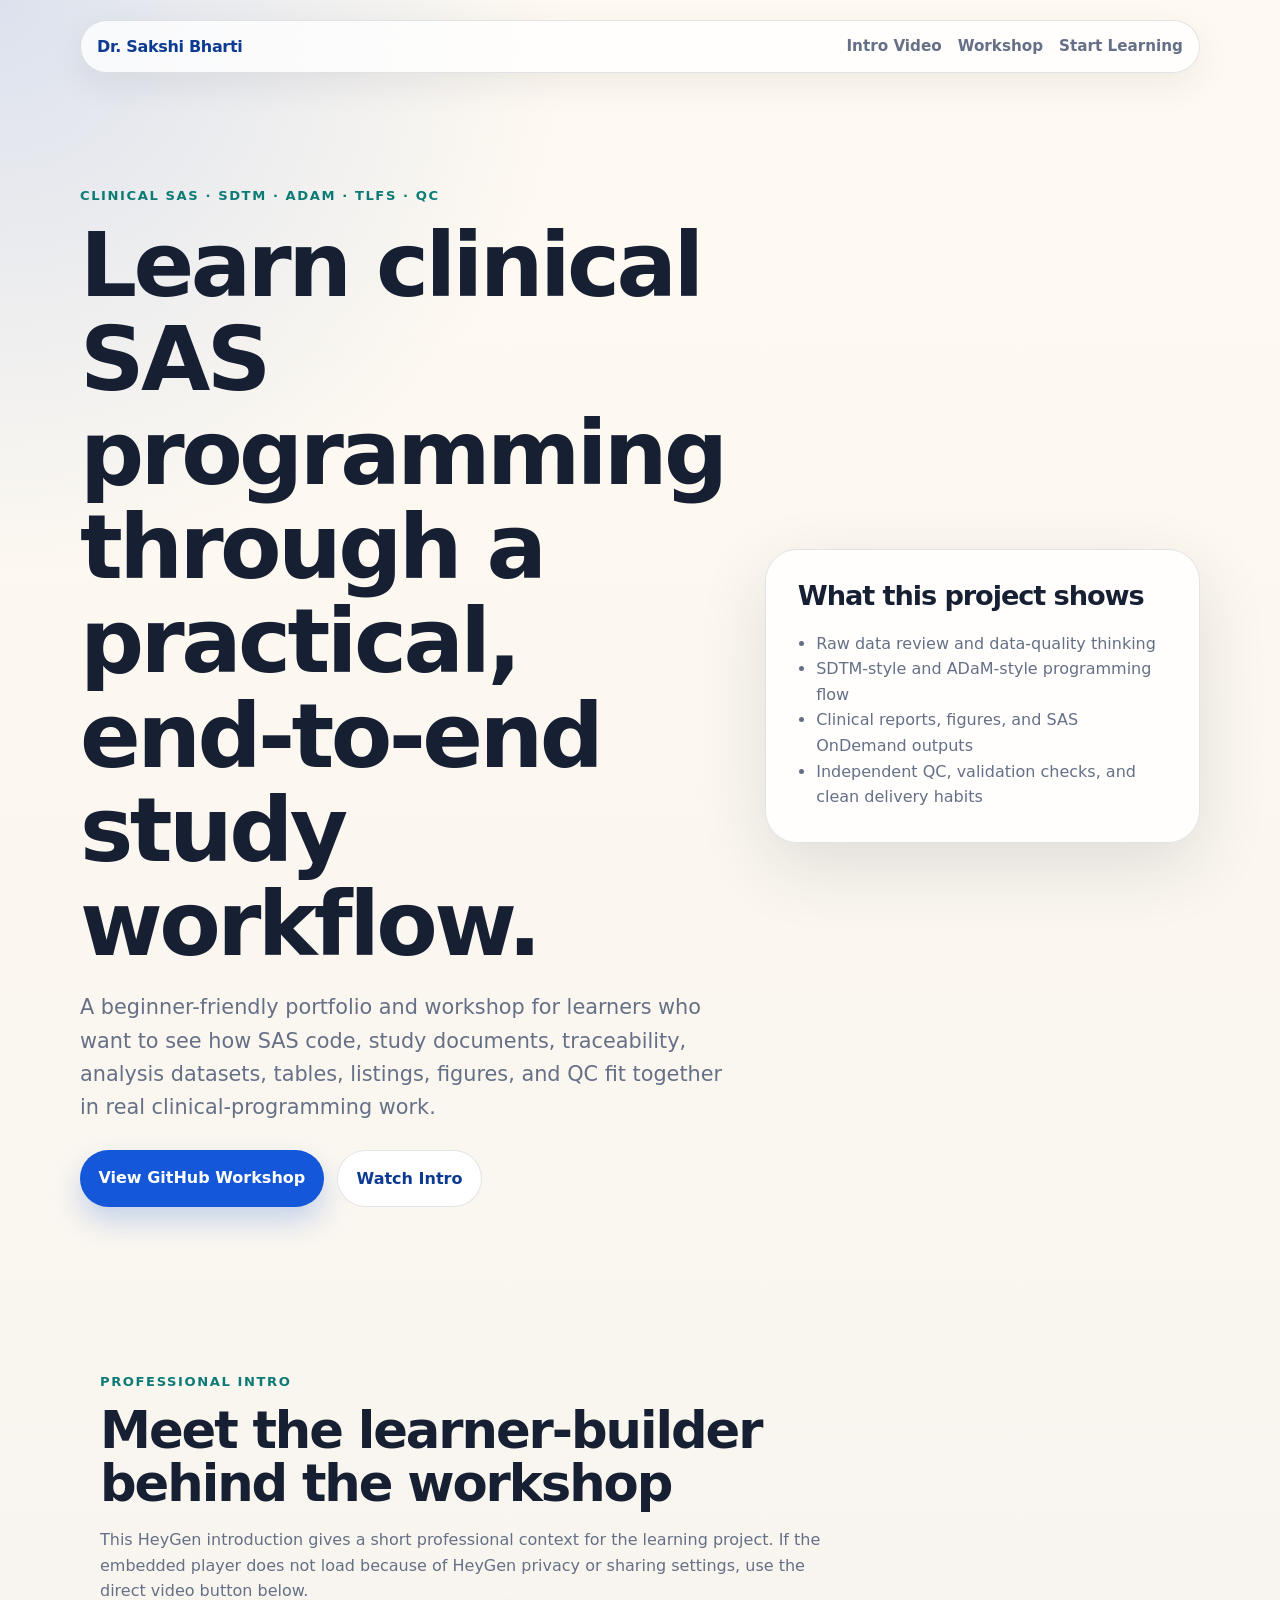
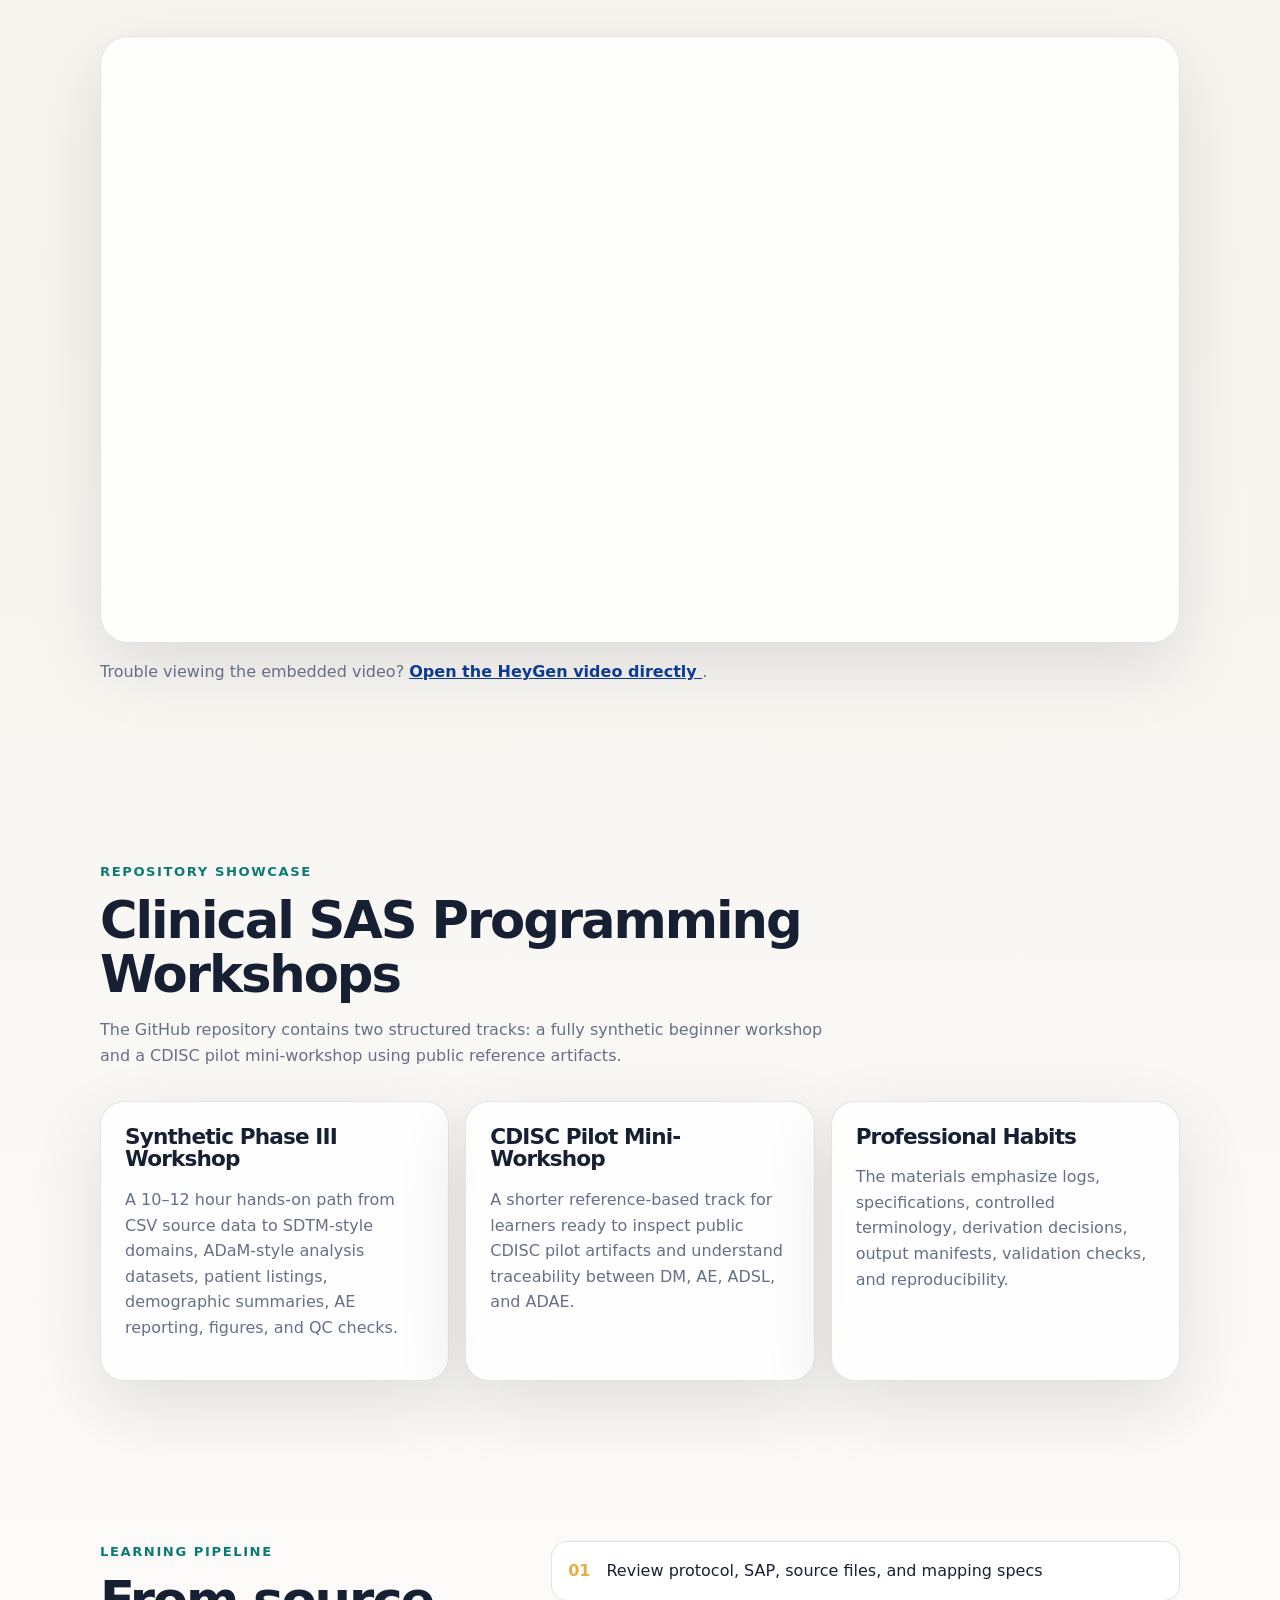
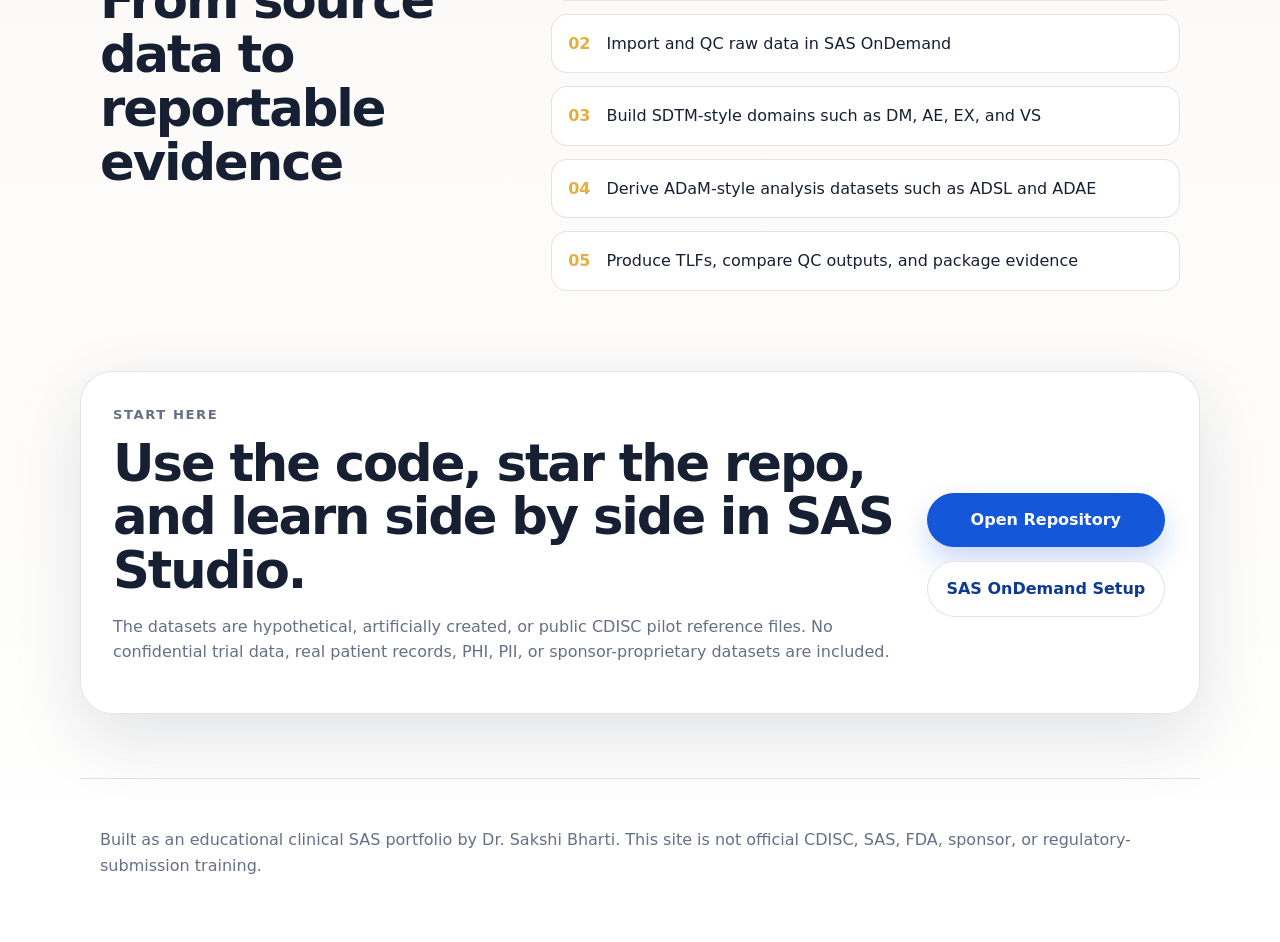
<file: docs/index.html>
<!doctype html>
<html lang="en">
  <head>
    <meta charset="utf-8">
    <meta name="viewport" content="width=device-width, initial-scale=1">
    <meta
      name="description"
      content="Dr. Sakshi Bharti's clinical SAS programming portfolio and hands-on GitHub workshop for SAS OnDemand learners."
    >
    <title>Dr. Sakshi Bharti | Clinical SAS Programming Workshop</title>
    <link rel="stylesheet" href="site.css">
  </head>
  <body>
    <header class="hero">
      <nav class="nav" aria-label="Primary navigation">
        <a class="brand" href="#top" aria-label="Home">Dr. Sakshi Bharti</a>
        <div class="nav-links">
          <a href="#video">Intro Video</a>
          <a href="#workshop">Workshop</a>
          <a href="#start">Start Learning</a>
        </div>
      </nav>

      <section id="top" class="hero-grid">
        <div class="hero-copy">
          <p class="eyebrow">Clinical SAS · SDTM · ADaM · TLFs · QC</p>
          <h1>Learn clinical SAS programming through a practical, end-to-end study workflow.</h1>
          <p class="lead">
            A beginner-friendly portfolio and workshop for learners who want to see how SAS code,
            study documents, traceability, analysis datasets, tables, listings, figures, and QC
            fit together in real clinical-programming work.
          </p>
          <div class="actions">
            <a class="button primary" href="https://github.com/sakshianil/SAS-workshop-material">
              View GitHub Workshop
            </a>
            <a class="button secondary" href="#video">Watch Intro</a>
          </div>
        </div>

        <aside class="hero-card" aria-label="Workshop highlights">
          <h2>What this project shows</h2>
          <ul>
            <li>Raw data review and data-quality thinking</li>
            <li>SDTM-style and ADaM-style programming flow</li>
            <li>Clinical reports, figures, and SAS OnDemand outputs</li>
            <li>Independent QC, validation checks, and clean delivery habits</li>
          </ul>
        </aside>
      </section>
    </header>

    <main>
      <section id="video" class="section video-section">
        <div class="section-heading">
          <p class="eyebrow">Professional intro</p>
          <h2>Meet the learner-builder behind the workshop</h2>
          <p>
            This HeyGen introduction gives a short professional context for the learning project.
            If the embedded player does not load because of HeyGen privacy or sharing settings,
            use the direct video button below.
          </p>
        </div>

        <div class="video-card">
          <iframe
            src="https://app.heygen.com/videos/dr-sakshi-bharti-professional-intro-2ac98ddf780a4589b40dc6e6e346e0ce"
            title="Dr. Sakshi Bharti professional intro video on HeyGen"
            loading="lazy"
            allow="autoplay; clipboard-write; encrypted-media; fullscreen; picture-in-picture"
            allowfullscreen>
          </iframe>
        </div>

        <p class="video-fallback">
          Trouble viewing the embedded video?
          <a href="https://app.heygen.com/videos/dr-sakshi-bharti-professional-intro-2ac98ddf780a4589b40dc6e6e346e0ce">
            Open the HeyGen video directly
          </a>.
        </p>
      </section>

      <section id="workshop" class="section">
        <div class="section-heading">
          <p class="eyebrow">Repository showcase</p>
          <h2>Clinical SAS Programming Workshops</h2>
          <p>
            The GitHub repository contains two structured tracks: a fully synthetic beginner
            workshop and a CDISC pilot mini-workshop using public reference artifacts.
          </p>
        </div>

        <div class="cards">
          <article class="card">
            <h3>Synthetic Phase III Workshop</h3>
            <p>
              A 10–12 hour hands-on path from CSV source data to SDTM-style domains,
              ADaM-style analysis datasets, patient listings, demographic summaries,
              AE reporting, figures, and QC checks.
            </p>
          </article>
          <article class="card">
            <h3>CDISC Pilot Mini-Workshop</h3>
            <p>
              A shorter reference-based track for learners ready to inspect public CDISC
              pilot artifacts and understand traceability between DM, AE, ADSL, and ADAE.
            </p>
          </article>
          <article class="card">
            <h3>Professional Habits</h3>
            <p>
              The materials emphasize logs, specifications, controlled terminology,
              derivation decisions, output manifests, validation checks, and reproducibility.
            </p>
          </article>
        </div>
      </section>

      <section class="section pipeline" aria-labelledby="pipeline-title">
        <div>
          <p class="eyebrow">Learning pipeline</p>
          <h2 id="pipeline-title">From source data to reportable evidence</h2>
        </div>
        <ol class="steps">
          <li><span>01</span> Review protocol, SAP, source files, and mapping specs</li>
          <li><span>02</span> Import and QC raw data in SAS OnDemand</li>
          <li><span>03</span> Build SDTM-style domains such as DM, AE, EX, and VS</li>
          <li><span>04</span> Derive ADaM-style analysis datasets such as ADSL and ADAE</li>
          <li><span>05</span> Produce TLFs, compare QC outputs, and package evidence</li>
        </ol>
      </section>

      <section id="start" class="section start-panel">
        <div>
          <p class="eyebrow">Start here</p>
          <h2>Use the code, star the repo, and learn side by side in SAS Studio.</h2>
          <p>
            The datasets are hypothetical, artificially created, or public CDISC pilot
            reference files. No confidential trial data, real patient records, PHI, PII,
            or sponsor-proprietary datasets are included.
          </p>
        </div>
        <div class="actions vertical">
          <a class="button primary" href="https://github.com/sakshianil/SAS-workshop-material">
            Open Repository
          </a>
          <a class="button secondary" href="https://github.com/sakshianil/SAS-workshop-material#quick-start-with-sas-ondemand">
            SAS OnDemand Setup
          </a>
        </div>
      </section>
    </main>

    <footer class="footer">
      <p>
        Built as an educational clinical SAS portfolio by Dr. Sakshi Bharti.
        This site is not official CDISC, SAS, FDA, sponsor, or regulatory-submission training.
      </p>
    </footer>
  </body>
</html>
</file>
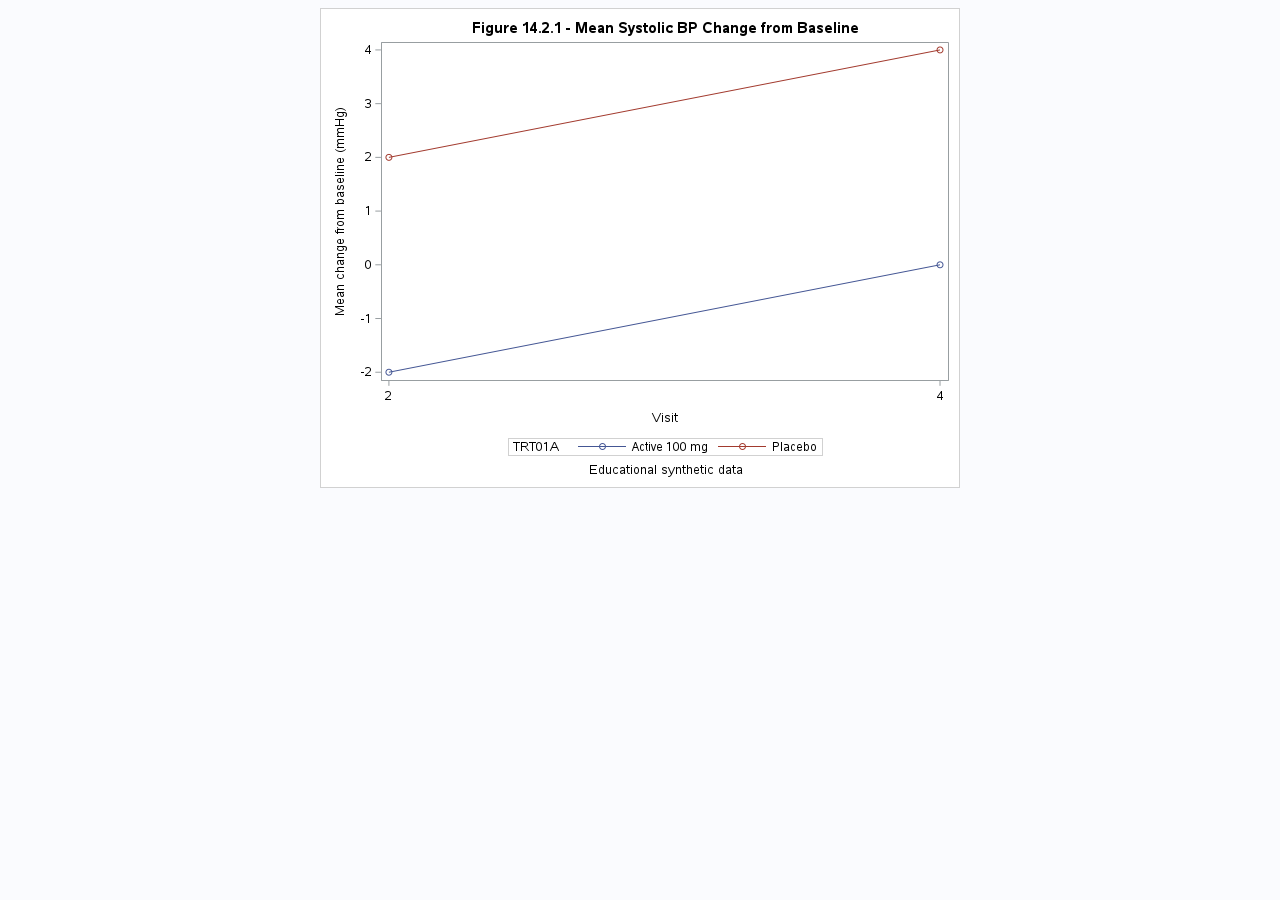
<file: outputs/clinical-sas-workshop/2026-06-19-sas-ondemand/table_14_3_1_and_figure.html>
<!DOCTYPE html PUBLIC "-//W3C//DTD HTML 4.01 Transitional//EN">
<html>
<head>
<meta name="Generator" content="SAS Software Version 9.4, see www.sas.com">
<meta http-equiv="Content-type" content="text/html; charset=utf-8">
<title>SAS Output</title>
<style type="text/css">
<!--
.accessiblecaption
{
  background-color: #FAFBFE;
  color: #112277;
  font-family: Arial, 'Albany AMT', Helvetica, Helv;
  font-size: x-small;
  font-style: normal;
  font-weight: bold;
}
.activelink
{
  color: #800080;
}
.aftercaption
{
  background-color: #FAFBFE;
  border-spacing: 0px;
  color: #112277;
  font-family: Arial, 'Albany AMT', Helvetica, Helv;
  font-size: x-small;
  font-style: normal;
  font-weight: bold;
  padding-top: 4pt;
}
.batch
{
  background-color: #FAFBFE;
  border: 1px solid #C1C1C1;
  border-collapse: separate;
  border-spacing: 1px;
  color: #000000;
  font-family: 'SAS Monospace', 'Courier New', Courier, monospace;
  font-size: x-small;
  font-style: normal;
  font-weight: normal;
  padding: 7px;
}
.beforecaption
{
  background-color: #FAFBFE;
  border-spacing: 0px;
  color: #112277;
  font-family: Arial, 'Albany AMT', Helvetica, Helv;
  font-size: x-small;
  font-style: normal;
  font-weight: bold;
}
.body
{
  background-color: #FAFBFE;
  color: #000000;
  font-family: Arial, 'Albany AMT', Helvetica, Helv;
  font-size: x-small;
  font-style: normal;
  font-weight: normal;
  margin-left: 8px;
  margin-right: 8px;
}
.bodydate
{
  background-color: #FAFBFE;
  border-spacing: 0px;
  color: #000000;
  font-family: Arial, 'Albany AMT', Helvetica, Helv;
  font-size: x-small;
  font-style: normal;
  font-weight: normal;
  text-align: right;
  vertical-align: top;
  width: 100%;
}
.bycontentfolder
{
  color: #000000;
  font-family: Arial, 'Albany AMT', Helvetica, Helv;
  font-size: x-small;
  font-style: normal;
  font-weight: normal;
  list-style-type: none;
  margin-left: 6pt;
}
.byline
{
  background-color: #FAFBFE;
  border-spacing: 0px;
  color: #112277;
  font-family: Arial, 'Albany AMT', Helvetica, Helv;
  font-size: x-small;
  font-style: normal;
  font-weight: bold;
}
.bylinecontainer
{
  background-color: #FAFBFE;
  border: 0px solid #000000;
  border-spacing: 1px;
  color: #000000;
  font-family: Arial, 'Albany AMT', Helvetica, Helv;
  font-size: x-small;
  font-style: normal;
  font-weight: normal;
  width: 100%;
}
.caption
{
  background-color: #FAFBFE;
  border-spacing: 0px;
  color: #112277;
  font-family: Arial, 'Albany AMT', Helvetica, Helv;
  font-size: x-small;
  font-style: normal;
  font-weight: bold;
}
.cell
{
  background-color: #FAFBFE;
  color: #000000;
  font-family: Arial, 'Albany AMT', Helvetica, Helv;
  font-size: x-small;
  font-style: normal;
  font-weight: normal;
}
.container
{
  background-color: #FAFBFE;
  color: #000000;
  font-family: Arial, 'Albany AMT', Helvetica, Helv;
  font-size: x-small;
  font-style: normal;
  font-weight: normal;
}
.contentfolder
{
  color: #000000;
  font-family: Arial, 'Albany AMT', Helvetica, Helv;
  font-size: x-small;
  font-style: normal;
  font-weight: normal;
  list-style-type: none;
  margin-left: 6pt;
}
.contentitem
{
  color: #000000;
  font-family: Arial, 'Albany AMT', Helvetica, Helv;
  font-size: x-small;
  font-style: normal;
  font-weight: normal;
  list-style-type: none;
  margin-left: 6pt;
}
.contentproclabel
{
  background-color: #FAFBFE;
  color: #112277;
  font-family: Arial, 'Albany AMT', Helvetica, Helv;
  font-size: x-small;
  font-style: normal;
  font-weight: bold;
}
.contentprocname
{
  background-color: #FAFBFE;
  color: #112277;
  font-family: Arial, 'Albany AMT', Helvetica, Helv;
  font-size: x-small;
  font-style: normal;
  font-weight: bold;
}
.contents
{
  background-color: #FAFBFE;
  color: #000000;
  font-family: Arial, 'Albany AMT', Helvetica, Helv;
  font-size: x-small;
  font-style: normal;
  font-weight: normal;
  list-style-type: decimal;
  margin-left: 8px;
  margin-right: 8px;
}
.contentsdate
{
  background-color: #FAFBFE;
  color: #000000;
  font-family: Arial, 'Albany AMT', Helvetica, Helv;
  font-size: x-small;
  font-style: normal;
  font-weight: normal;
  width: 100%;
}
.contenttitle
{
  background-color: #FAFBFE;
  color: #112277;
  font-family: Arial, 'Albany AMT', Helvetica, Helv;
  font-size: x-small;
  font-style: italic;
  font-weight: bold;
}
.continued
{
  background-color: #FAFBFE;
  border-spacing: 0px;
  color: #112277;
  font-family: Arial, 'Albany AMT', Helvetica, Helv;
  font-size: x-small;
  font-style: normal;
  font-weight: bold;
  width: 100%;
}
.data
{
  background-color: #FFFFFF;
  border-bottom-width: 1px;
  border-color: #C1C1C1;
  border-left-width: 0px;
  border-right-width: 1px;
  border-style: solid;
  border-top-width: 0px;
  font-family: Arial, 'Albany AMT', Helvetica, Helv;
  font-size: x-small;
  font-style: normal;
  font-weight: normal;
}
.dataemphasis
{
  background-color: #FFFFFF;
  border-bottom-width: 1px;
  border-color: #C1C1C1;
  border-left-width: 0px;
  border-right-width: 1px;
  border-style: solid;
  border-top-width: 0px;
  font-family: Arial, 'Albany AMT', Helvetica, Helv;
  font-size: x-small;
  font-style: normal;
  font-weight: normal;
}
.dataemphasisfixed
{
  background-color: #FFFFFF;
  border-bottom-width: 1px;
  border-color: #C1C1C1;
  border-left-width: 0px;
  border-right-width: 1px;
  border-style: solid;
  border-top-width: 0px;
  font-family: 'Courier New', Courier, monospace;
  font-size: x-small;
  font-style: italic;
  font-weight: normal;
}
.dataempty
{
  background-color: #FFFFFF;
  border-bottom-width: 1px;
  border-color: #C1C1C1;
  border-left-width: 0px;
  border-right-width: 1px;
  border-style: solid;
  border-top-width: 0px;
  font-family: Arial, 'Albany AMT', Helvetica, Helv;
  font-size: x-small;
  font-style: normal;
  font-weight: normal;
}
.datafixed
{
  background-color: #FFFFFF;
  border-bottom-width: 1px;
  border-color: #C1C1C1;
  border-left-width: 0px;
  border-right-width: 1px;
  border-style: solid;
  border-top-width: 0px;
  font-family: 'Courier New', Courier;
  font-size: x-small;
  font-style: normal;
  font-weight: normal;
}
.datastrong
{
  background-color: #FFFFFF;
  border-bottom-width: 1px;
  border-color: #C1C1C1;
  border-left-width: 0px;
  border-right-width: 1px;
  border-style: solid;
  border-top-width: 0px;
  color: #000000;
  font-family: Arial, 'Albany AMT', Helvetica, Helv;
  font-size: x-small;
  font-style: normal;
  font-weight: bold;
}
.datastrongfixed
{
  background-color: #FFFFFF;
  border-bottom-width: 1px;
  border-color: #C1C1C1;
  border-left-width: 0px;
  border-right-width: 1px;
  border-style: solid;
  border-top-width: 0px;
  color: #000000;
  font-family: 'Courier New', Courier, monospace;
  font-size: x-small;
  font-style: normal;
  font-weight: bold;
}
.date
{
  background-color: #FAFBFE;
  color: #000000;
  font-family: Arial, 'Albany AMT', Helvetica, Helv;
  font-size: x-small;
  font-style: normal;
  font-weight: normal;
  width: 100%;
}
.document
{
  background-color: #FAFBFE;
  color: #000000;
  font-family: Arial, 'Albany AMT', Helvetica, Helv;
  font-size: x-small;
  font-style: normal;
  font-weight: normal;
}
a:link {
color:#0000FF
}
a:visited {
color:#800080
}
a:active {
color:#800080
}
.errorbanner
{
  background-color: #FAFBFE;
  color: #112277;
  font-family: Arial, 'Albany AMT', Helvetica, Helv;
  font-size: x-small;
  font-style: normal;
  font-weight: bold;
}
.errorcontent
{
  background-color: #FAFBFE;
  color: #112277;
  font-family: Arial, 'Albany AMT', Helvetica, Helv;
  font-size: x-small;
  font-style: normal;
  font-weight: normal;
}
.errorcontentfixed
{
  background-color: #FAFBFE;
  color: #112277;
  font-family: 'Courier New', Courier;
  font-size: x-small;
  font-style: normal;
  font-weight: normal;
}
.extendedpage
{
  background-color: #FAFBFE;
  border: 1pt solid #000000;
  color: #112277;
  font-family: Arial, 'Albany AMT', Helvetica, Helv;
  font-size: x-small;
  font-style: italic;
  font-weight: normal;
  text-align: center;
}
.fatalbanner
{
  background-color: #FAFBFE;
  color: #112277;
  font-family: Arial, 'Albany AMT', Helvetica, Helv;
  font-size: x-small;
  font-style: normal;
  font-weight: bold;
}
.fatalcontent
{
  background-color: #FAFBFE;
  color: #112277;
  font-family: Arial, 'Albany AMT', Helvetica, Helv;
  font-size: x-small;
  font-style: normal;
  font-weight: normal;
}
.fatalcontentfixed
{
  background-color: #FAFBFE;
  color: #112277;
  font-family: 'Courier New', Courier;
  font-size: x-small;
  font-style: normal;
  font-weight: normal;
}
.folderaction
{
  color: #000000;
  font-family: Arial, 'Albany AMT', Helvetica, Helv;
  font-size: x-small;
  font-style: normal;
  font-weight: normal;
  list-style-type: none;
  margin-left: 6pt;
}
.footer
{
  background-color: #EDF2F9;
  border-bottom-width: 1px;
  border-color: #B0B7BB;
  border-left-width: 0px;
  border-right-width: 1px;
  border-style: solid;
  border-top-width: 0px;
  color: #112277;
  font-family: Arial, 'Albany AMT', Helvetica, Helv;
  font-size: x-small;
  font-style: normal;
  font-weight: bold;
}
.footeremphasis
{
  background-color: #EDF2F9;
  border-bottom-width: 1px;
  border-color: #B0B7BB;
  border-left-width: 0px;
  border-right-width: 1px;
  border-style: solid;
  border-top-width: 0px;
  color: #112277;
  font-family: Arial, 'Albany AMT', Helvetica, Helv;
  font-size: x-small;
  font-style: italic;
  font-weight: normal;
}
.footeremphasisfixed
{
  background-color: #EDF2F9;
  border-bottom-width: 1px;
  border-color: #B0B7BB;
  border-left-width: 0px;
  border-right-width: 1px;
  border-style: solid;
  border-top-width: 0px;
  color: #112277;
  font-family: 'Courier New', Courier, monospace;
  font-size: x-small;
  font-style: italic;
  font-weight: normal;
}
.footerempty
{
  background-color: #EDF2F9;
  border-bottom-width: 1px;
  border-color: #B0B7BB;
  border-left-width: 0px;
  border-right-width: 1px;
  border-style: solid;
  border-top-width: 0px;
  color: #112277;
  font-family: Arial, 'Albany AMT', Helvetica, Helv;
  font-size: x-small;
  font-style: normal;
  font-weight: bold;
}
.footerfixed
{
  background-color: #EDF2F9;
  border-bottom-width: 1px;
  border-color: #B0B7BB;
  border-left-width: 0px;
  border-right-width: 1px;
  border-style: solid;
  border-top-width: 0px;
  color: #112277;
  font-family: 'Courier New', Courier;
  font-size: x-small;
  font-style: normal;
  font-weight: normal;
}
.footerstrong
{
  background-color: #EDF2F9;
  border-bottom-width: 1px;
  border-color: #B0B7BB;
  border-left-width: 0px;
  border-right-width: 1px;
  border-style: solid;
  border-top-width: 0px;
  color: #112277;
  font-family: Arial, 'Albany AMT', Helvetica, Helv;
  font-size: x-small;
  font-style: normal;
  font-weight: bold;
}
.footerstrongfixed
{
  background-color: #EDF2F9;
  border-bottom-width: 1px;
  border-color: #B0B7BB;
  border-left-width: 0px;
  border-right-width: 1px;
  border-style: solid;
  border-top-width: 0px;
  color: #112277;
  font-family: 'Courier New', Courier, monospace;
  font-size: x-small;
  font-style: normal;
  font-weight: bold;
}
.frame
{
  background-color: #FAFBFE;
  color: #000000;
  font-family: Arial, 'Albany AMT', Helvetica, Helv;
  font-size: x-small;
  font-style: normal;
  font-weight: normal;
}
.graph
{
  background-color: #FAFBFE;
  border: 1px solid #C1C1C1;
  border-collapse: separate;
  border-spacing: 1px;
  color: #000000;
  font-family: Arial, 'Albany AMT', Helvetica, Helv;
  font-size: x-small;
  font-style: normal;
  font-weight: normal;
}
.header
{
  background-color: #EDF2F9;
  border-bottom-width: 1px;
  border-color: #B0B7BB;
  border-left-width: 0px;
  border-right-width: 1px;
  border-style: solid;
  border-top-width: 0px;
  color: #112277;
  font-family: Arial, 'Albany AMT', Helvetica, Helv;
  font-size: x-small;
  font-style: normal;
  font-weight: bold;
}
.headeremphasis
{
  background-color: #D8DBD3;
  border-bottom-width: 1px;
  border-color: #B0B7BB;
  border-left-width: 0px;
  border-right-width: 1px;
  border-style: solid;
  border-top-width: 0px;
  color: #000000;
  font-family: Arial, 'Albany AMT', Helvetica, Helv;
  font-size: x-small;
  font-style: italic;
  font-weight: normal;
}
.headeremphasisfixed
{
  background-color: #D8DBD3;
  border-bottom-width: 1px;
  border-color: #B0B7BB;
  border-left-width: 0px;
  border-right-width: 1px;
  border-style: solid;
  border-top-width: 0px;
  color: #000000;
  font-family: 'Courier New', Courier, monospace;
  font-size: x-small;
  font-style: italic;
  font-weight: normal;
}
.headerempty
{
  background-color: #EDF2F9;
  border-bottom-width: 1px;
  border-color: #B0B7BB;
  border-left-width: 0px;
  border-right-width: 1px;
  border-style: solid;
  border-top-width: 0px;
  color: #112277;
  font-family: Arial, 'Albany AMT', Helvetica, Helv;
  font-size: x-small;
  font-style: normal;
  font-weight: bold;
}
.headerfixed
{
  background-color: #EDF2F9;
  border-bottom-width: 1px;
  border-color: #B0B7BB;
  border-left-width: 0px;
  border-right-width: 1px;
  border-style: solid;
  border-top-width: 0px;
  color: #112277;
  font-family: 'Courier New', Courier;
  font-size: x-small;
  font-style: normal;
  font-weight: normal;
}
.headersandfooters
{
  background-color: #EDF2F9;
  color: #000000;
  font-family: Arial, 'Albany AMT', Helvetica, Helv;
  font-size: x-small;
  font-style: normal;
  font-weight: bold;
}
.headerstrong
{
  background-color: #D8DBD3;
  border-bottom-width: 1px;
  border-color: #B0B7BB;
  border-left-width: 0px;
  border-right-width: 1px;
  border-style: solid;
  border-top-width: 0px;
  color: #000000;
  font-family: Arial, 'Albany AMT', Helvetica, Helv;
  font-size: x-small;
  font-style: normal;
  font-weight: bold;
}
.headerstrongfixed
{
  background-color: #D8DBD3;
  border-bottom-width: 1px;
  border-color: #B0B7BB;
  border-left-width: 0px;
  border-right-width: 1px;
  border-style: solid;
  border-top-width: 0px;
  color: #000000;
  font-family: 'Courier New', Courier, monospace;
  font-size: x-small;
  font-style: normal;
  font-weight: bold;
}
.heading1
{
  font-family: Arial, Helvetica, sans-serif;
}
.heading2
{
  font-family: Arial, Helvetica, sans-serif;
}
.heading3
{
  font-family: Arial, Helvetica, sans-serif;
}
.heading4
{
  font-family: Arial, Helvetica, sans-serif;
}
.heading5
{
  font-family: Arial, Helvetica, sans-serif;
}
.heading6
{
  font-family: Arial, Helvetica, sans-serif;
}
.index
{
  background-color: #FAFBFE;
  color: #000000;
  font-family: Arial, 'Albany AMT', Helvetica, Helv;
  font-size: x-small;
  font-style: normal;
  font-weight: normal;
}
.indexaction
{
  color: #000000;
  font-family: Arial, 'Albany AMT', Helvetica, Helv;
  font-size: x-small;
  font-style: normal;
  font-weight: normal;
  list-style-type: none;
  margin-left: 6pt;
}
.indexitem
{
  color: #000000;
  font-family: Arial, 'Albany AMT', Helvetica, Helv;
  font-size: x-small;
  font-style: normal;
  font-weight: normal;
  list-style-type: none;
  margin-left: 6pt;
}
.indexprocname
{
  background-color: #FAFBFE;
  color: #112277;
  font-family: Arial, 'Albany AMT', Helvetica, Helv;
  font-size: x-small;
  font-style: normal;
  font-weight: bold;
}
.indextitle
{
  background-color: #FAFBFE;
  color: #112277;
  font-family: Arial, 'Albany AMT', Helvetica, Helv;
  font-size: x-small;
  font-style: italic;
  font-weight: bold;
}
.layoutcontainer
{
  border: 0px solid #000000;
  border-spacing: 30px;
}
.layoutregion
{
  border: 0px solid #000000;
  border-spacing: 30px;
}
.linecontent
{
  background-color: #FAFBFE;
  border-bottom-width: 1px;
  border-color: #C1C1C1;
  border-left-width: 0px;
  border-right-width: 1px;
  border-style: solid;
  border-top-width: 0px;
  color: #112277;
  font-family: Arial, 'Albany AMT', Helvetica, Helv;
  font-size: x-small;
  font-style: normal;
  font-weight: normal;
}
.link
{
  color: #0000FF;
}
.list
{
  background-color: #FAFBFE;
  color: #000000;
  font-family: Arial, 'Albany AMT', Helvetica, Helv;
  font-size: x-small;
  font-style: normal;
  font-weight: normal;
  list-style-type: disc;
}
.list10
{
  background-color: #FAFBFE;
  color: #000000;
  font-family: Arial, 'Albany AMT', Helvetica, Helv;
  font-size: x-small;
  font-style: normal;
  font-weight: normal;
  list-style-type: square;
}
.list2
{
  background-color: #FAFBFE;
  color: #000000;
  font-family: Arial, 'Albany AMT', Helvetica, Helv;
  font-size: x-small;
  font-style: normal;
  font-weight: normal;
  list-style-type: circle;
}
.list3
{
  background-color: #FAFBFE;
  color: #000000;
  font-family: Arial, 'Albany AMT', Helvetica, Helv;
  font-size: x-small;
  font-style: normal;
  font-weight: normal;
  list-style-type: square;
}
.list4
{
  background-color: #FAFBFE;
  color: #000000;
  font-family: Arial, 'Albany AMT', Helvetica, Helv;
  font-size: x-small;
  font-style: normal;
  font-weight: normal;
  list-style-type: square;
}
.list5
{
  background-color: #FAFBFE;
  color: #000000;
  font-family: Arial, 'Albany AMT', Helvetica, Helv;
  font-size: x-small;
  font-style: normal;
  font-weight: normal;
  list-style-type: square;
}
.list6
{
  background-color: #FAFBFE;
  color: #000000;
  font-family: Arial, 'Albany AMT', Helvetica, Helv;
  font-size: x-small;
  font-style: normal;
  font-weight: normal;
  list-style-type: square;
}
.list7
{
  background-color: #FAFBFE;
  color: #000000;
  font-family: Arial, 'Albany AMT', Helvetica, Helv;
  font-size: x-small;
  font-style: normal;
  font-weight: normal;
  list-style-type: square;
}
.list8
{
  background-color: #FAFBFE;
  color: #000000;
  font-family: Arial, 'Albany AMT', Helvetica, Helv;
  font-size: x-small;
  font-style: normal;
  font-weight: normal;
  list-style-type: square;
}
.list9
{
  background-color: #FAFBFE;
  color: #000000;
  font-family: Arial, 'Albany AMT', Helvetica, Helv;
  font-size: x-small;
  font-style: normal;
  font-weight: normal;
  list-style-type: square;
}
.listitem
{
  background-color: #FAFBFE;
  color: #000000;
  font-family: Arial, 'Albany AMT', Helvetica, Helv;
  font-size: x-small;
  font-style: normal;
  font-weight: normal;
  list-style-type: disc;
}
.listitem10
{
  background-color: #FAFBFE;
  color: #000000;
  font-family: Arial, 'Albany AMT', Helvetica, Helv;
  font-size: x-small;
  font-style: normal;
  font-weight: normal;
  list-style-type: square;
}
.listitem2
{
  background-color: #FAFBFE;
  color: #000000;
  font-family: Arial, 'Albany AMT', Helvetica, Helv;
  font-size: x-small;
  font-style: normal;
  font-weight: normal;
  list-style-type: circle;
}
.listitem3
{
  background-color: #FAFBFE;
  color: #000000;
  font-family: Arial, 'Albany AMT', Helvetica, Helv;
  font-size: x-small;
  font-style: normal;
  font-weight: normal;
  list-style-type: square;
}
.listitem4
{
  background-color: #FAFBFE;
  color: #000000;
  font-family: Arial, 'Albany AMT', Helvetica, Helv;
  font-size: x-small;
  font-style: normal;
  font-weight: normal;
  list-style-type: square;
}
.listitem5
{
  background-color: #FAFBFE;
  color: #000000;
  font-family: Arial, 'Albany AMT', Helvetica, Helv;
  font-size: x-small;
  font-style: normal;
  font-weight: normal;
  list-style-type: square;
}
.listitem6
{
  background-color: #FAFBFE;
  color: #000000;
  font-family: Arial, 'Albany AMT', Helvetica, Helv;
  font-size: x-small;
  font-style: normal;
  font-weight: normal;
  list-style-type: square;
}
.listitem7
{
  background-color: #FAFBFE;
  color: #000000;
  font-family: Arial, 'Albany AMT', Helvetica, Helv;
  font-size: x-small;
  font-style: normal;
  font-weight: normal;
  list-style-type: square;
}
.listitem8
{
  background-color: #FAFBFE;
  color: #000000;
  font-family: Arial, 'Albany AMT', Helvetica, Helv;
  font-size: x-small;
  font-style: normal;
  font-weight: normal;
  list-style-type: square;
}
.listitem9
{
  background-color: #FAFBFE;
  color: #000000;
  font-family: Arial, 'Albany AMT', Helvetica, Helv;
  font-size: x-small;
  font-style: normal;
  font-weight: normal;
  list-style-type: square;
}
.note
{
  background-color: #FAFBFE;
  color: #112277;
  font-family: Arial, 'Albany AMT', Helvetica, Helv;
  font-size: x-small;
  font-style: normal;
  font-weight: normal;
}
.notebanner
{
  background-color: #FAFBFE;
  color: #112277;
  font-family: Arial, 'Albany AMT', Helvetica, Helv;
  font-size: x-small;
  font-style: normal;
  font-weight: bold;
}
.notecontent
{
  background-color: #FAFBFE;
  color: #112277;
  font-family: Arial, 'Albany AMT', Helvetica, Helv;
  font-size: x-small;
  font-style: normal;
  font-weight: normal;
}
.notecontentfixed
{
  background-color: #FAFBFE;
  color: #112277;
  font-family: 'Courier New', Courier;
  font-size: x-small;
  font-style: normal;
  font-weight: normal;
}
.output
{
  background-color: #FAFBFE;
  border: 1px solid #C1C1C1;
  border-collapse: separate;
  border-spacing: 1px;
  color: #000000;
  font-family: Arial, 'Albany AMT', Helvetica, Helv;
  font-size: x-small;
  font-style: normal;
  font-weight: normal;
}
.pageno
{
  background-color: #FAFBFE;
  border-spacing: 0px;
  color: #112277;
  font-family: Arial, 'Albany AMT', Helvetica, Helv;
  font-size: x-small;
  font-style: normal;
  font-weight: bold;
  text-align: right;
  vertical-align: top;
}
.pages
{
  background-color: #FAFBFE;
  color: #000000;
  font-family: Arial, 'Albany AMT', Helvetica, Helv;
  font-size: x-small;
  font-style: normal;
  font-weight: normal;
  list-style-type: decimal;
  margin-left: 8px;
  margin-right: 8px;
}
.pagesdate
{
  background-color: #FAFBFE;
  color: #000000;
  font-family: Arial, 'Albany AMT', Helvetica, Helv;
  font-size: x-small;
  font-style: normal;
  font-weight: normal;
  width: 100%;
}
.pagesitem
{
  color: #000000;
  font-family: Arial, 'Albany AMT', Helvetica, Helv;
  font-size: x-small;
  font-style: normal;
  font-weight: normal;
  list-style-type: none;
  margin-left: 6pt;
}
.pagesproclabel
{
  background-color: #FAFBFE;
  color: #112277;
  font-family: Arial, 'Albany AMT', Helvetica, Helv;
  font-size: x-small;
  font-style: normal;
  font-weight: bold;
}
.pagesprocname
{
  background-color: #FAFBFE;
  color: #112277;
  font-family: Arial, 'Albany AMT', Helvetica, Helv;
  font-size: x-small;
  font-style: normal;
  font-weight: bold;
}
.pagestitle
{
  background-color: #FAFBFE;
  color: #112277;
  font-family: Arial, 'Albany AMT', Helvetica, Helv;
  font-size: x-small;
  font-style: italic;
  font-weight: bold;
}
.paragraph
{
  background-color: #FAFBFE;
  color: #000000;
  font-family: Arial, 'Albany AMT', Helvetica, Helv;
  font-size: x-small;
  font-style: normal;
  font-weight: normal;
}
.parskip
{
  border: 0px solid #000000;
  border-spacing: 0px;
  font-family: Arial, 'Albany AMT', Helvetica, Helv;
  font-size: x-small;
  font-style: normal;
  font-weight: bold;
}
.prepage
{
  background-color: #FAFBFE;
  color: #112277;
  font-family: Arial, 'Albany AMT', Helvetica, Helv;
  font-size: x-small;
  font-style: normal;
  font-weight: normal;
  text-align: left;
}
.proctitle
{
  background-color: #FAFBFE;
  color: #112277;
  font-family: Arial, 'Albany AMT', Helvetica, Helv;
  font-size: x-small;
  font-style: normal;
  font-weight: bold;
}
.proctitlefixed
{
  background-color: #FAFBFE;
  color: #112277;
  font-family: 'Courier New', Courier, monospace;
  font-size: x-small;
  font-style: normal;
  font-weight: bold;
}
.rowfooter
{
  background-color: #EDF2F9;
  border-bottom-width: 1px;
  border-color: #B0B7BB;
  border-left-width: 0px;
  border-right-width: 1px;
  border-style: solid;
  border-top-width: 0px;
  color: #112277;
  font-family: Arial, 'Albany AMT', Helvetica, Helv;
  font-size: x-small;
  font-style: normal;
  font-weight: bold;
}
.rowfooteremphasis
{
  background-color: #EDF2F9;
  border-bottom-width: 1px;
  border-color: #B0B7BB;
  border-left-width: 0px;
  border-right-width: 1px;
  border-style: solid;
  border-top-width: 0px;
  color: #112277;
  font-family: Arial, 'Albany AMT', Helvetica, Helv;
  font-size: x-small;
  font-style: italic;
  font-weight: normal;
}
.rowfooteremphasisfixed
{
  background-color: #EDF2F9;
  border-bottom-width: 1px;
  border-color: #B0B7BB;
  border-left-width: 0px;
  border-right-width: 1px;
  border-style: solid;
  border-top-width: 0px;
  color: #112277;
  font-family: 'Courier New', Courier, monospace;
  font-size: x-small;
  font-style: italic;
  font-weight: normal;
}
.rowfooterempty
{
  background-color: #EDF2F9;
  border-bottom-width: 1px;
  border-color: #B0B7BB;
  border-left-width: 0px;
  border-right-width: 1px;
  border-style: solid;
  border-top-width: 0px;
  color: #112277;
  font-family: Arial, 'Albany AMT', Helvetica, Helv;
  font-size: x-small;
  font-style: normal;
  font-weight: bold;
}
.rowfooterfixed
{
  background-color: #EDF2F9;
  border-bottom-width: 1px;
  border-color: #B0B7BB;
  border-left-width: 0px;
  border-right-width: 1px;
  border-style: solid;
  border-top-width: 0px;
  color: #112277;
  font-family: 'Courier New', Courier;
  font-size: x-small;
  font-style: normal;
  font-weight: normal;
}
.rowfooterstrong
{
  background-color: #EDF2F9;
  border-bottom-width: 1px;
  border-color: #B0B7BB;
  border-left-width: 0px;
  border-right-width: 1px;
  border-style: solid;
  border-top-width: 0px;
  color: #112277;
  font-family: Arial, 'Albany AMT', Helvetica, Helv;
  font-size: x-small;
  font-style: normal;
  font-weight: bold;
}
.rowfooterstrongfixed
{
  background-color: #EDF2F9;
  border-bottom-width: 1px;
  border-color: #B0B7BB;
  border-left-width: 0px;
  border-right-width: 1px;
  border-style: solid;
  border-top-width: 0px;
  color: #112277;
  font-family: 'Courier New', Courier, monospace;
  font-size: x-small;
  font-style: normal;
  font-weight: bold;
}
.rowheader
{
  background-color: #EDF2F9;
  border-bottom-width: 1px;
  border-color: #B0B7BB;
  border-left-width: 0px;
  border-right-width: 1px;
  border-style: solid;
  border-top-width: 0px;
  color: #112277;
  font-family: Arial, 'Albany AMT', Helvetica, Helv;
  font-size: x-small;
  font-style: normal;
  font-weight: bold;
}
.rowheaderemphasis
{
  background-color: #EDF2F9;
  border-bottom-width: 1px;
  border-color: #B0B7BB;
  border-left-width: 0px;
  border-right-width: 1px;
  border-style: solid;
  border-top-width: 0px;
  color: #112277;
  font-family: Arial, 'Albany AMT', Helvetica, Helv;
  font-size: x-small;
  font-style: italic;
  font-weight: normal;
}
.rowheaderemphasisfixed
{
  background-color: #EDF2F9;
  border-bottom-width: 1px;
  border-color: #B0B7BB;
  border-left-width: 0px;
  border-right-width: 1px;
  border-style: solid;
  border-top-width: 0px;
  color: #112277;
  font-family: 'Courier New', Courier, monospace;
  font-size: x-small;
  font-style: italic;
  font-weight: normal;
}
.rowheaderempty
{
  background-color: #EDF2F9;
  border-bottom-width: 1px;
  border-color: #B0B7BB;
  border-left-width: 0px;
  border-right-width: 1px;
  border-style: solid;
  border-top-width: 0px;
  color: #112277;
  font-family: Arial, 'Albany AMT', Helvetica, Helv;
  font-size: x-small;
  font-style: normal;
  font-weight: bold;
}
.rowheaderfixed
{
  background-color: #EDF2F9;
  border-bottom-width: 1px;
  border-color: #B0B7BB;
  border-left-width: 0px;
  border-right-width: 1px;
  border-style: solid;
  border-top-width: 0px;
  color: #112277;
  font-family: 'Courier New', Courier;
  font-size: x-small;
  font-style: normal;
  font-weight: normal;
}
.rowheaderstrong
{
  background-color: #EDF2F9;
  border-bottom-width: 1px;
  border-color: #B0B7BB;
  border-left-width: 0px;
  border-right-width: 1px;
  border-style: solid;
  border-top-width: 0px;
  color: #112277;
  font-family: Arial, 'Albany AMT', Helvetica, Helv;
  font-size: x-small;
  font-style: normal;
  font-weight: bold;
}
.rowheaderstrongfixed
{
  background-color: #EDF2F9;
  border-bottom-width: 1px;
  border-color: #B0B7BB;
  border-left-width: 0px;
  border-right-width: 1px;
  border-style: solid;
  border-top-width: 0px;
  color: #112277;
  font-family: 'Courier New', Courier, monospace;
  font-size: x-small;
  font-style: normal;
  font-weight: bold;
}
.systemfooter
{
  background-color: #FAFBFE;
  color: #112277;
  font-family: Arial, 'Albany AMT', Helvetica, Helv;
  font-size: x-small;
  font-style: normal;
  font-weight: normal;
}
.systemfooter10
{
  background-color: #FAFBFE;
  color: #112277;
  font-family: Arial, 'Albany AMT', Helvetica, Helv;
  font-size: x-small;
  font-style: normal;
  font-weight: normal;
}
.systemfooter2
{
  background-color: #FAFBFE;
  color: #112277;
  font-family: Arial, 'Albany AMT', Helvetica, Helv;
  font-size: x-small;
  font-style: normal;
  font-weight: normal;
}
.systemfooter3
{
  background-color: #FAFBFE;
  color: #112277;
  font-family: Arial, 'Albany AMT', Helvetica, Helv;
  font-size: x-small;
  font-style: normal;
  font-weight: normal;
}
.systemfooter4
{
  background-color: #FAFBFE;
  color: #112277;
  font-family: Arial, 'Albany AMT', Helvetica, Helv;
  font-size: x-small;
  font-style: normal;
  font-weight: normal;
}
.systemfooter5
{
  background-color: #FAFBFE;
  color: #112277;
  font-family: Arial, 'Albany AMT', Helvetica, Helv;
  font-size: x-small;
  font-style: normal;
  font-weight: normal;
}
.systemfooter6
{
  background-color: #FAFBFE;
  color: #112277;
  font-family: Arial, 'Albany AMT', Helvetica, Helv;
  font-size: x-small;
  font-style: normal;
  font-weight: normal;
}
.systemfooter7
{
  background-color: #FAFBFE;
  color: #112277;
  font-family: Arial, 'Albany AMT', Helvetica, Helv;
  font-size: x-small;
  font-style: normal;
  font-weight: normal;
}
.systemfooter8
{
  background-color: #FAFBFE;
  color: #112277;
  font-family: Arial, 'Albany AMT', Helvetica, Helv;
  font-size: x-small;
  font-style: normal;
  font-weight: normal;
}
.systemfooter9
{
  background-color: #FAFBFE;
  color: #112277;
  font-family: Arial, 'Albany AMT', Helvetica, Helv;
  font-size: x-small;
  font-style: normal;
  font-weight: normal;
}
.systemtitle
{
  background-color: #FAFBFE;
  color: #112277;
  font-family: Arial, 'Albany AMT', Helvetica, Helv;
  font-size: small;
  font-style: normal;
  font-weight: bold;
}
.systemtitle10
{
  background-color: #FAFBFE;
  color: #112277;
  font-family: Arial, 'Albany AMT', Helvetica, Helv;
  font-size: small;
  font-style: normal;
  font-weight: bold;
}
.systemtitle2
{
  background-color: #FAFBFE;
  color: #112277;
  font-family: Arial, 'Albany AMT', Helvetica, Helv;
  font-size: small;
  font-style: normal;
  font-weight: bold;
}
.systemtitle3
{
  background-color: #FAFBFE;
  color: #112277;
  font-family: Arial, 'Albany AMT', Helvetica, Helv;
  font-size: small;
  font-style: normal;
  font-weight: bold;
}
.systemtitle4
{
  background-color: #FAFBFE;
  color: #112277;
  font-family: Arial, 'Albany AMT', Helvetica, Helv;
  font-size: small;
  font-style: normal;
  font-weight: bold;
}
.systemtitle5
{
  background-color: #FAFBFE;
  color: #112277;
  font-family: Arial, 'Albany AMT', Helvetica, Helv;
  font-size: small;
  font-style: normal;
  font-weight: bold;
}
.systemtitle6
{
  background-color: #FAFBFE;
  color: #112277;
  font-family: Arial, 'Albany AMT', Helvetica, Helv;
  font-size: small;
  font-style: normal;
  font-weight: bold;
}
.systemtitle7
{
  background-color: #FAFBFE;
  color: #112277;
  font-family: Arial, 'Albany AMT', Helvetica, Helv;
  font-size: small;
  font-style: normal;
  font-weight: bold;
}
.systemtitle8
{
  background-color: #FAFBFE;
  color: #112277;
  font-family: Arial, 'Albany AMT', Helvetica, Helv;
  font-size: small;
  font-style: normal;
  font-weight: bold;
}
.systemtitle9
{
  background-color: #FAFBFE;
  color: #112277;
  font-family: Arial, 'Albany AMT', Helvetica, Helv;
  font-size: small;
  font-style: normal;
  font-weight: bold;
}
.systitleandfootercontainer
{
  background-color: #FAFBFE;
  border: 0px solid #000000;
  border-spacing: 1px;
  color: #000000;
  font-family: Arial, 'Albany AMT', Helvetica, Helv;
  font-size: x-small;
  font-style: normal;
  font-weight: normal;
  width: 100%;
}
.table
{
  border-bottom-width: 0px;
  border-collapse: collapse;
  border-color: #C1C1C1;
  border-left-width: 1px;
  border-right-width: 0px;
  border-spacing: 0px;
  border-style: solid;
  border-top-width: 1px;
}
.top_stacked_value
{
  padding-bottom: 1px;
  border: 0;
}
.middle_stacked_value
{
  padding-top: 1px;
  padding-bottom: 1px;
  border: 0;
}
.bottom_stacked_value
{
  padding-top: 1px;
  border: 0;
}
.titleandnotecontainer
{
  background-color: #FAFBFE;
  border: 0px solid #000000;
  border-spacing: 1px;
  color: #000000;
  font-family: Arial, 'Albany AMT', Helvetica, Helv;
  font-size: x-small;
  font-style: normal;
  font-weight: normal;
  width: 100%;
}
.titlesandfooters
{
  background-color: #FAFBFE;
  color: #112277;
  font-family: Arial, 'Albany AMT', Helvetica, Helv;
  font-size: x-small;
  font-style: normal;
  font-weight: bold;
}
.usertext
{
  background-color: #FAFBFE;
  color: #112277;
  font-family: Arial, 'Albany AMT', Helvetica, Helv;
  font-size: x-small;
  font-style: normal;
  font-weight: normal;
}
.visitedlink
{
  color: #800080;
}
.warnbanner
{
  background-color: #FAFBFE;
  color: #112277;
  font-family: Arial, 'Albany AMT', Helvetica, Helv;
  font-size: x-small;
  font-style: normal;
  font-weight: bold;
}
.warncontent
{
  background-color: #FAFBFE;
  color: #112277;
  font-family: Arial, 'Albany AMT', Helvetica, Helv;
  font-size: x-small;
  font-style: normal;
  font-weight: normal;
}
.warncontentfixed
{
  background-color: #FAFBFE;
  color: #112277;
  font-family: 'Courier New', Courier;
  font-size: x-small;
  font-style: normal;
  font-weight: normal;
}
.l {text-align: left }
.c {text-align: center }
.r {text-align: right }
.d {text-align: right }
.j {text-align: justify }
.t {vertical-align: top }
.m {vertical-align: middle }
.b {vertical-align: bottom }
TD, TH {vertical-align: top }
.stacked_cell{padding: 0 }
-->
</style>
</head>
<body class="body">

<div class="branch">
<a name="IDX"></a>
<div>
<div  class="c">
<img alt="Figure 14.2.1 - Mean Systolic BP Change from Baseline" src="SGPlot1.png" style=" height: 480px; width: 640px;" border="0" class="c">
</div>
</div>
<br>
</div>
</body>
</html>
</file>
<file: docs/site.css>
:root {
  color-scheme: light;
  --ink: #172033;
  --muted: #657086;
  --bg: #f7f4ef;
  --panel: #ffffff;
  --line: rgba(23, 32, 51, 0.12);
  --blue: #1457d9;
  --blue-dark: #0d3a92;
  --teal: #0c7b75;
  --gold: #e5ae3f;
  --shadow: 0 24px 70px rgba(23, 32, 51, 0.12);
}

* {
  box-sizing: border-box;
}

html {
  scroll-behavior: smooth;
}

body {
  margin: 0;
  color: var(--ink);
  background:
    radial-gradient(circle at top left, rgba(20, 87, 217, 0.15), transparent 36rem),
    linear-gradient(180deg, #fffaf1 0%, var(--bg) 45%, #ffffff 100%);
  font-family:
    Inter, ui-sans-serif, system-ui, -apple-system, BlinkMacSystemFont, "Segoe UI",
    sans-serif;
  line-height: 1.6;
}

a {
  color: inherit;
}

.hero {
  min-height: 92vh;
  padding: 1.25rem;
}

.nav {
  align-items: center;
  background: rgba(255, 255, 255, 0.78);
  border: 1px solid var(--line);
  border-radius: 999px;
  box-shadow: 0 12px 35px rgba(23, 32, 51, 0.07);
  display: flex;
  justify-content: space-between;
  margin: 0 auto;
  max-width: 1120px;
  padding: 0.8rem 1rem;
  position: sticky;
  top: 1rem;
  z-index: 10;
  backdrop-filter: blur(18px);
}

.brand {
  color: var(--blue-dark);
  font-weight: 800;
  letter-spacing: -0.02em;
  text-decoration: none;
}

.nav-links {
  display: flex;
  gap: 1rem;
}

.nav-links a {
  color: var(--muted);
  font-size: 0.95rem;
  font-weight: 650;
  text-decoration: none;
}

.hero-grid,
.section {
  margin: 0 auto;
  max-width: 1120px;
}

.hero-grid {
  align-items: center;
  display: grid;
  gap: 2rem;
  grid-template-columns: minmax(0, 1.2fr) minmax(20rem, 0.8fr);
  padding: 7rem 0 4rem;
}

.eyebrow {
  color: var(--teal);
  font-size: 0.82rem;
  font-weight: 800;
  letter-spacing: 0.12em;
  margin: 0 0 0.75rem;
  text-transform: uppercase;
}

h1,
h2,
h3 {
  letter-spacing: -0.04em;
  line-height: 1.05;
  margin: 0;
}

h1 {
  font-size: clamp(2.8rem, 7vw, 5.7rem);
  max-width: 12ch;
}

h2 {
  font-size: clamp(2rem, 4vw, 3.2rem);
}

h3 {
  font-size: 1.35rem;
}

.lead {
  color: var(--muted);
  font-size: clamp(1.1rem, 2vw, 1.3rem);
  max-width: 46rem;
}

.actions {
  display: flex;
  flex-wrap: wrap;
  gap: 0.85rem;
  margin-top: 1.6rem;
}

.actions.vertical {
  align-content: flex-start;
  flex-direction: column;
  min-width: 15rem;
}

.button {
  border-radius: 999px;
  display: inline-flex;
  font-weight: 800;
  justify-content: center;
  padding: 0.9rem 1.15rem;
  text-decoration: none;
  transition: transform 160ms ease, box-shadow 160ms ease;
}

.button:hover {
  transform: translateY(-2px);
}

.button.primary {
  background: var(--blue);
  box-shadow: 0 14px 28px rgba(20, 87, 217, 0.22);
  color: #ffffff;
}

.button.secondary {
  background: #ffffff;
  border: 1px solid var(--line);
  color: var(--blue-dark);
}

.hero-card,
.card,
.video-card,
.start-panel {
  background: rgba(255, 255, 255, 0.86);
  border: 1px solid var(--line);
  box-shadow: var(--shadow);
}

.hero-card {
  border-radius: 2rem;
  padding: 2rem;
}

.hero-card h2 {
  font-size: 1.7rem;
}

.hero-card ul {
  color: var(--muted);
  margin: 1.25rem 0 0;
  padding-left: 1.15rem;
}

.section {
  padding: 5rem 1.25rem;
}

.section-heading {
  max-width: 47rem;
}

.section-heading p:not(.eyebrow),
.card p,
.start-panel p,
.footer p {
  color: var(--muted);
}

.video-card {
  aspect-ratio: 16 / 9;
  border-radius: 1.75rem;
  margin-top: 2rem;
  overflow: hidden;
}

.video-card iframe {
  border: 0;
  height: 100%;
  width: 100%;
}

.video-fallback {
  color: var(--muted);
  margin-top: 1rem;
}

.video-fallback a {
  color: var(--blue-dark);
  font-weight: 800;
}

.cards {
  display: grid;
  gap: 1rem;
  grid-template-columns: repeat(3, minmax(0, 1fr));
  margin-top: 2rem;
}

.card {
  border-radius: 1.5rem;
  padding: 1.5rem;
}

.pipeline {
  display: grid;
  gap: 2rem;
  grid-template-columns: 0.8fr 1.2fr;
}

.steps {
  counter-reset: steps;
  display: grid;
  gap: 0.8rem;
  list-style: none;
  margin: 0;
  padding: 0;
}

.steps li {
  align-items: center;
  background: #ffffff;
  border: 1px solid var(--line);
  border-radius: 1rem;
  display: flex;
  gap: 1rem;
  padding: 1rem;
}

.steps span {
  color: var(--gold);
  font-weight: 900;
}

.start-panel {
  align-items: center;
  border-radius: 2rem;
  display: flex;
  gap: 2rem;
  justify-content: space-between;
  margin-bottom: 4rem;
  padding: 2rem;
}

.footer {
  border-top: 1px solid var(--line);
  margin: 0 auto;
  max-width: 1120px;
  padding: 2rem 1.25rem 3rem;
}

@media (max-width: 840px) {
  .hero {
    min-height: auto;
  }

  .nav,
  .hero-grid,
  .pipeline,
  .start-panel {
    display: block;
  }

  .nav-links {
    display: none;
  }

  .hero-grid {
    padding-top: 4rem;
  }

  .hero-card {
    margin-top: 2rem;
  }

  .cards {
    grid-template-columns: 1fr;
  }

  .steps {
    margin-top: 1.5rem;
  }

  .actions.vertical {
    margin-top: 1.25rem;
  }
}
</file>
